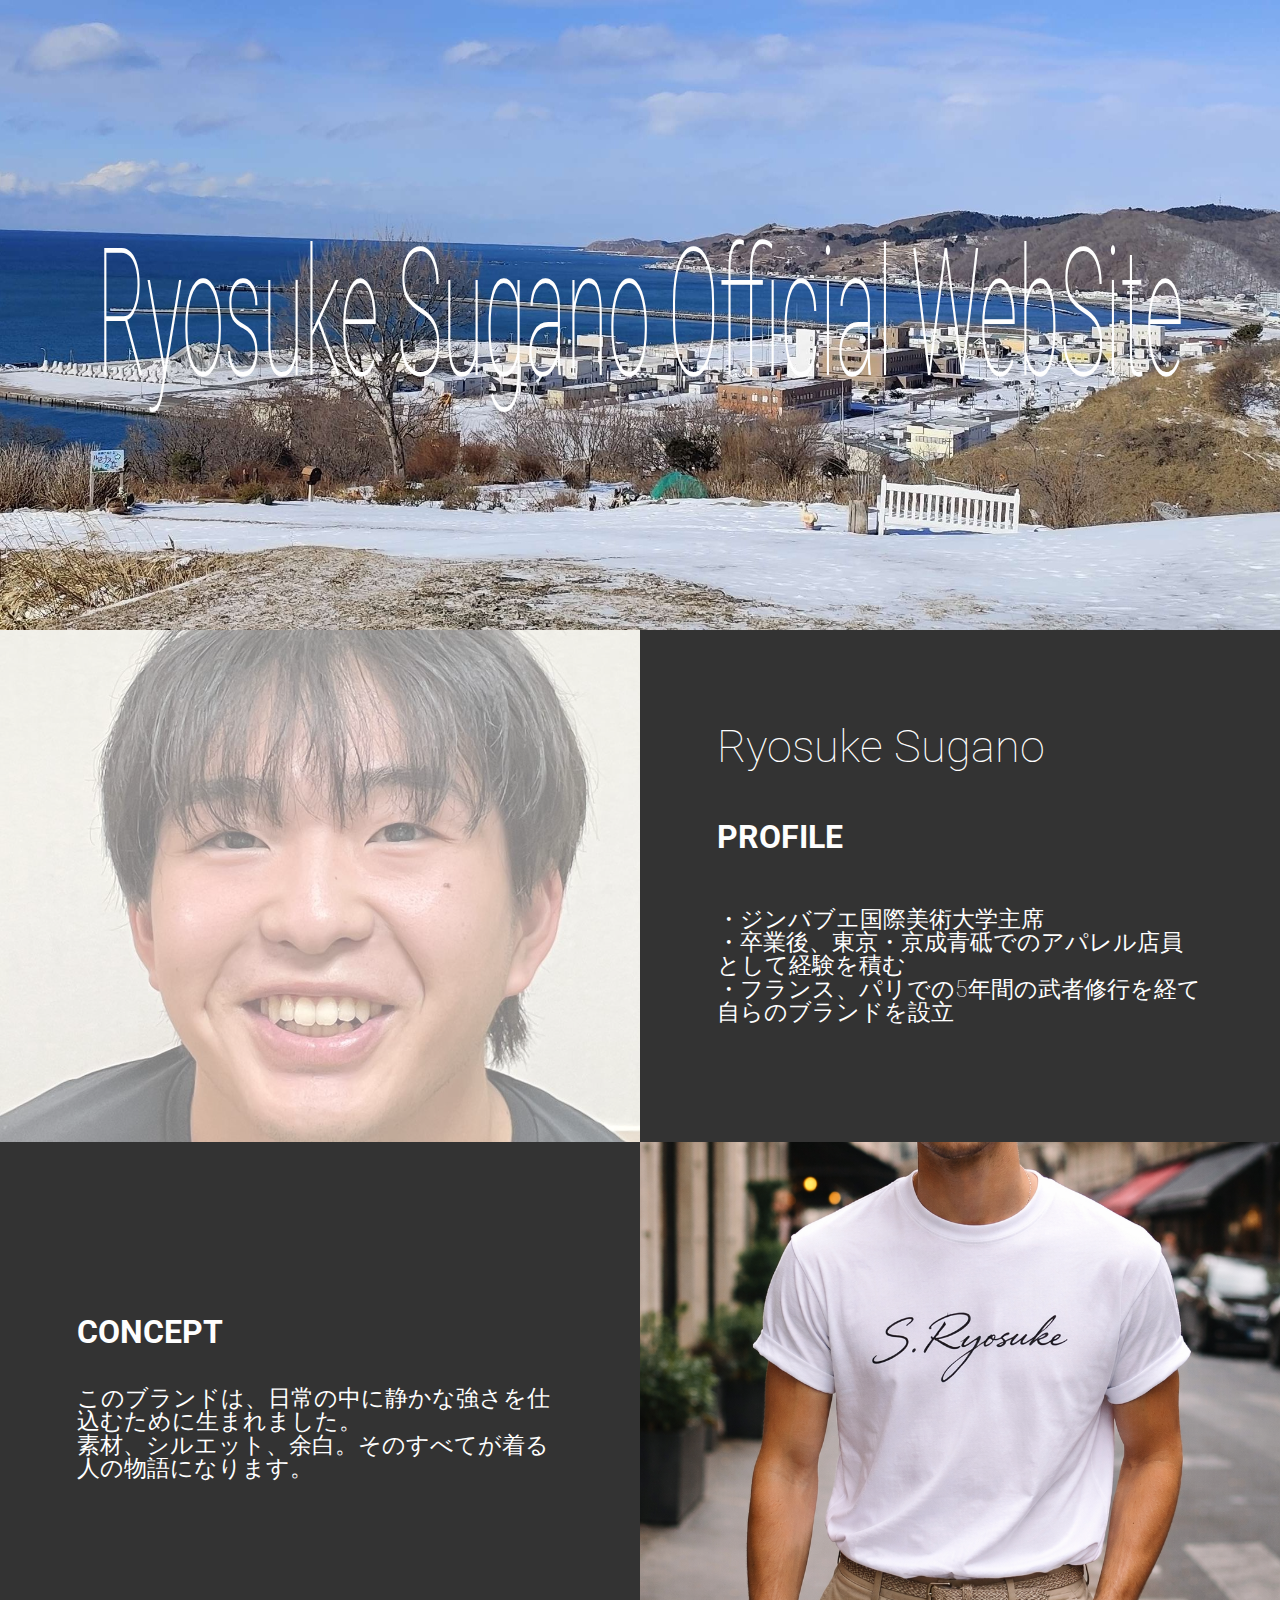
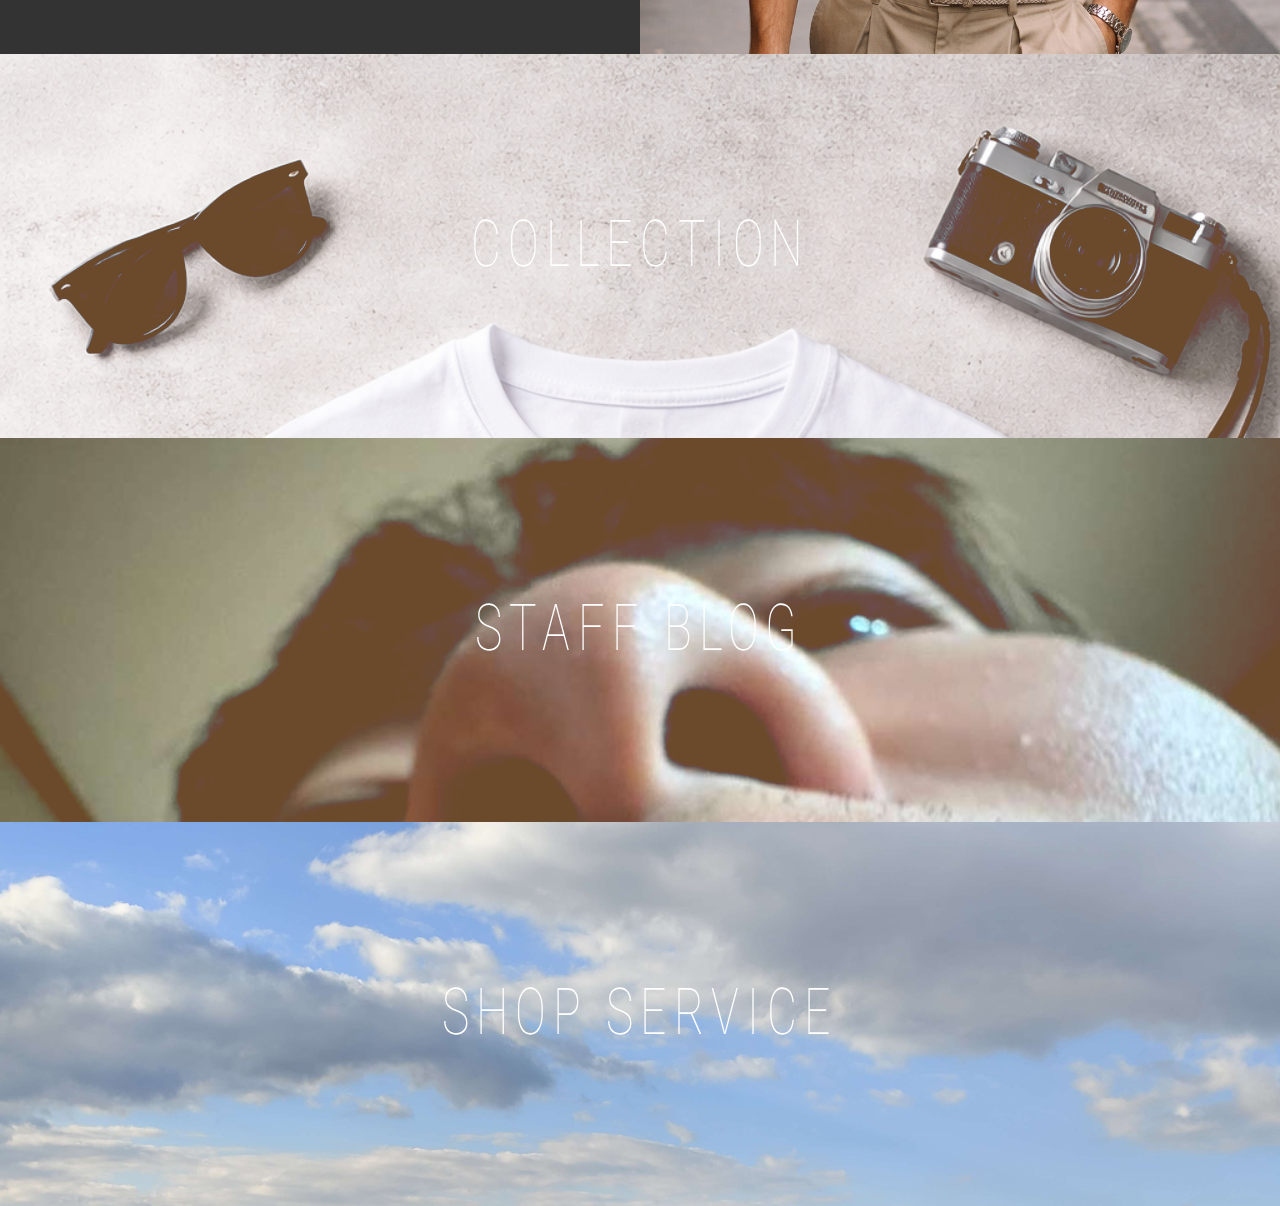
<file: index.html>
<!DOCTYPE html>
<html lang="ja">
<head>
  <meta charset="UTF-8">
  <meta name="viewport" content="width=device-width, initial-scale=1.0">
  <title>Ryosuke Sugano Official WebSite</title>
  <link rel="stylesheet" href="style.css">
  <link rel="preconnect" href="https://fonts.googleapis.com">
  <link rel="preconnect" href="https://fonts.gstatic.com" crossorigin>
  <link href="https://fonts.googleapis.com/css2?family=Roboto:ital,wght@0,100..900;1,100..900&display=swap" rel="stylesheet">
</head>
<body>

  <!-- ヘッダー -->
  <header class="header-image">
    <h1 class="site-title">Ryosuke Sugano Official WebSite</h1>
  </header>

  <!-- コンセプト -->
  <section class="concept">
    <div class="concept-image"></div>
    <div class="concept-text">
      <h2>Ryosuke Sugano</h2>

        <h3>PROFILE</h3><br><br>
      <p><br>
        ・ジンバブエ国際美術大学主席<br>
        ・卒業後、東京・京成青砥でのアパレル店員として経験を積む<br>
        ・フランス、パリでの5年間の武者修行を経て自らのブランドを設立<br><br>
      </p>

    </div>
  </section>
  <section class="concept">
      <div class="concept-text">
      <h3>CONCEPT</h3><br>
      <p>
        <br>このブランドは、日常の中に静かな強さを仕込むために生まれました。<br>
        素材、シルエット、余白。そのすべてが着る人の物語になります。
      </p>
    </div>
    <div class="concept-image2"></div>
  </section>

  <!-- バナー -->
  <section class="banners">
    <a href="collection.html" class="span1 banner banner-collection">
      <span>COLLECTION</span>
    </a>
    <a href="blog.html" class="banner banner-blog">
      <span>STAFF BLOG</span>
    </a>
    <a href="service.html" class="banner banner-service">
      <span>SHOP SERVICE</span>
    </a>
  </section>

</body>
</html>
</file>
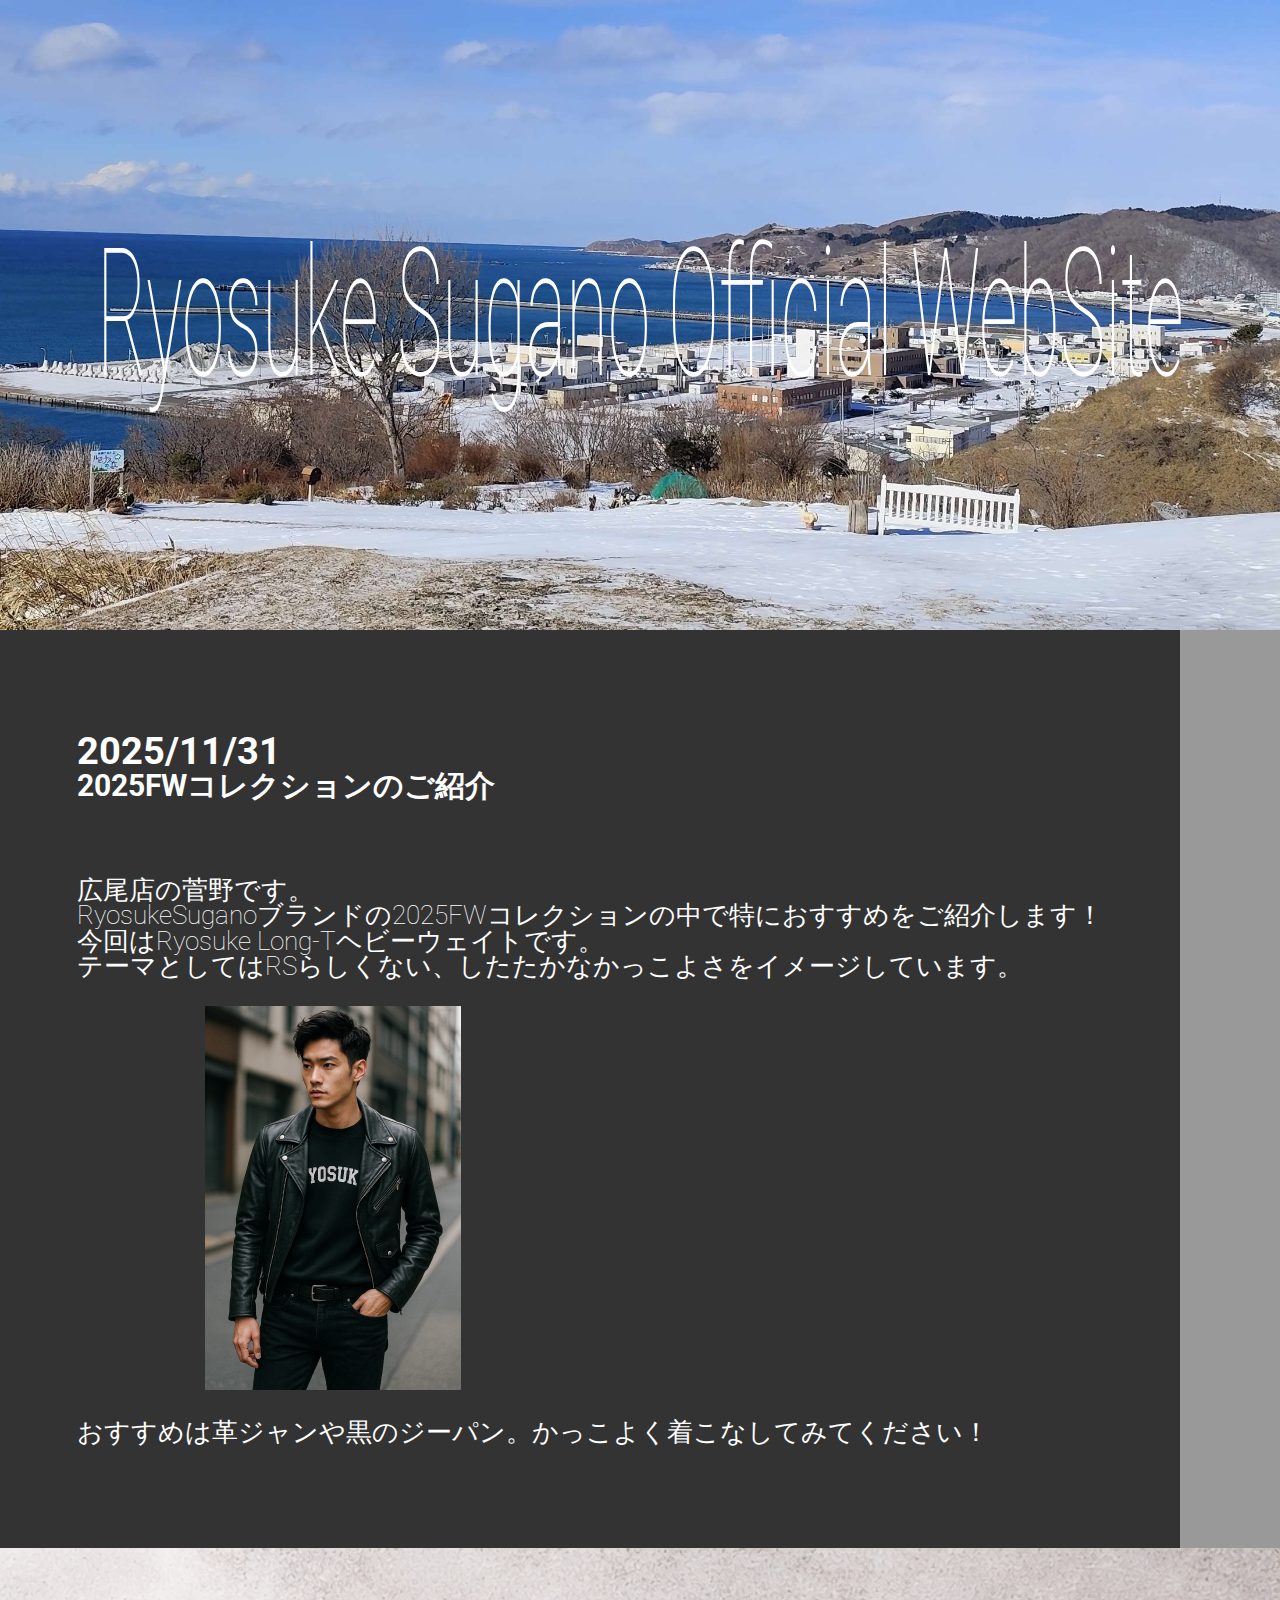
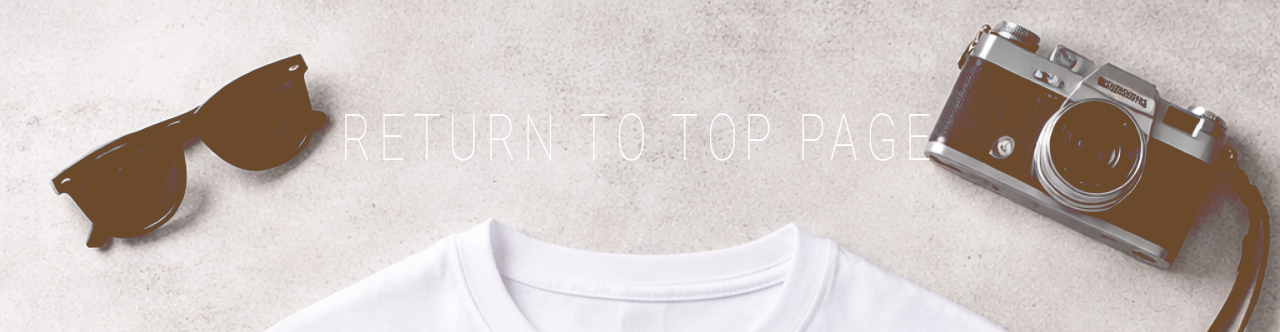
<file: blog.html>
<!DOCTYPE html>
<html lang="ja">
<head>
  <meta charset="UTF-8">
  <meta name="viewport" content="width=device-width, initial-scale=1.0">
  <title>Ryosuke Sugano Official WebSite</title>
  <link rel="stylesheet" href="style.css">
  <link rel="preconnect" href="https://fonts.googleapis.com">
  <link rel="preconnect" href="https://fonts.gstatic.com" crossorigin>
  <link href="https://fonts.googleapis.com/css2?family=Roboto:ital,wght@0,100..900;1,100..900&display=swap" rel="stylesheet">
</head>
<body>

  <!-- ヘッダー -->
  <header class="header-image">
    <h1 class="site-title">Ryosuke Sugano Official WebSite</h1>
  </header>

  <!-- コンセプト -->
  <section class="concept">
    <div class="concept-blog">
      <h2>2025/11/31</h2>

        <h3>2025FWコレクションのご紹介</h3><br><br>
      <p><br>
        広尾店の菅野です。<br>
        RyosukeSuganoブランドの2025FWコレクションの中で特におすすめをご紹介します！<br>
        今回はRyosuke Long-Tヘビーウェイトです。<br>
        テーマとしてはRSらしくない、したたかなかっこよさをイメージしています。<br><br>
        <img src="img/ryosu.png" class="imim"><br><br>
        おすすめは革ジャンや黒のジーパン。かっこよく着こなしてみてください！<br>
      </p>

    </div>
  </section>

  <!-- バナー -->
  <section class="banners">
    <a href="index.html" class="banner banner-collection">
      <span>RETURN TO TOP PAGE</span>
    </a>
  </section>

</body>
</html>
</file>
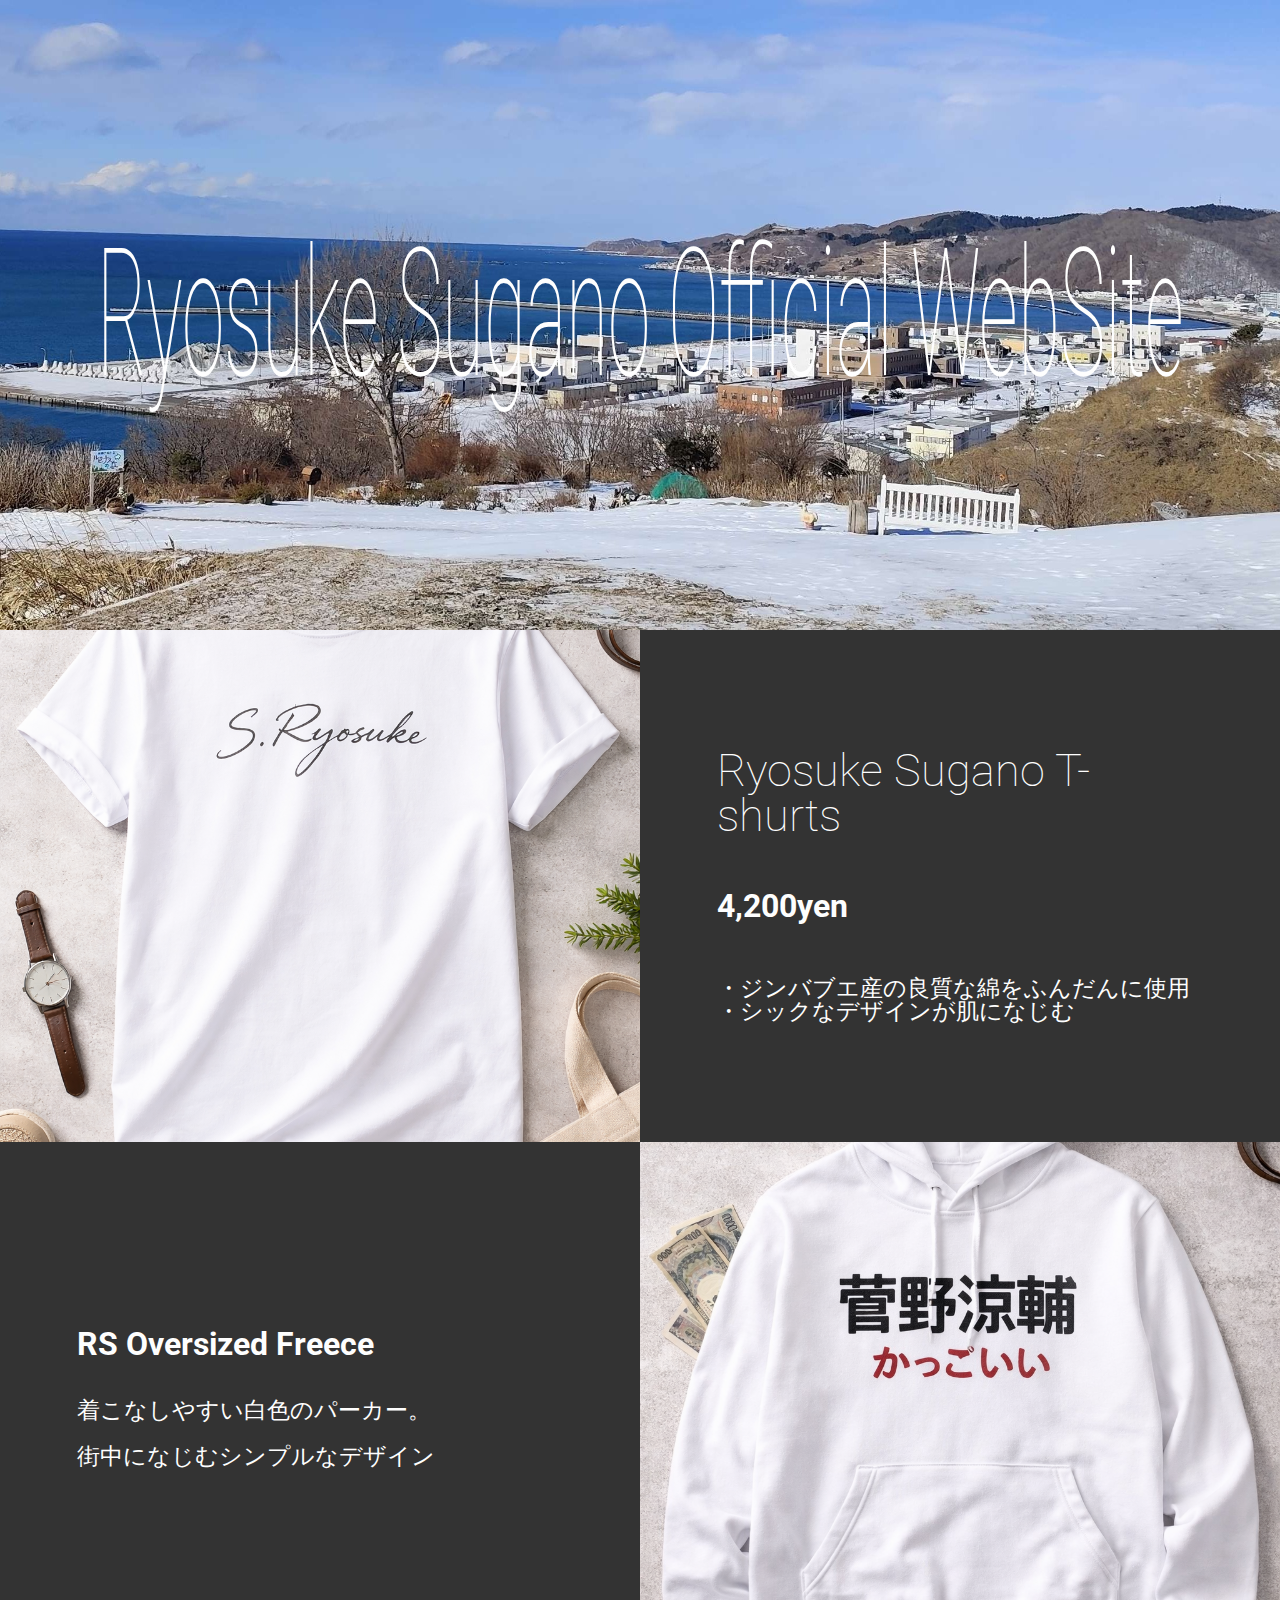
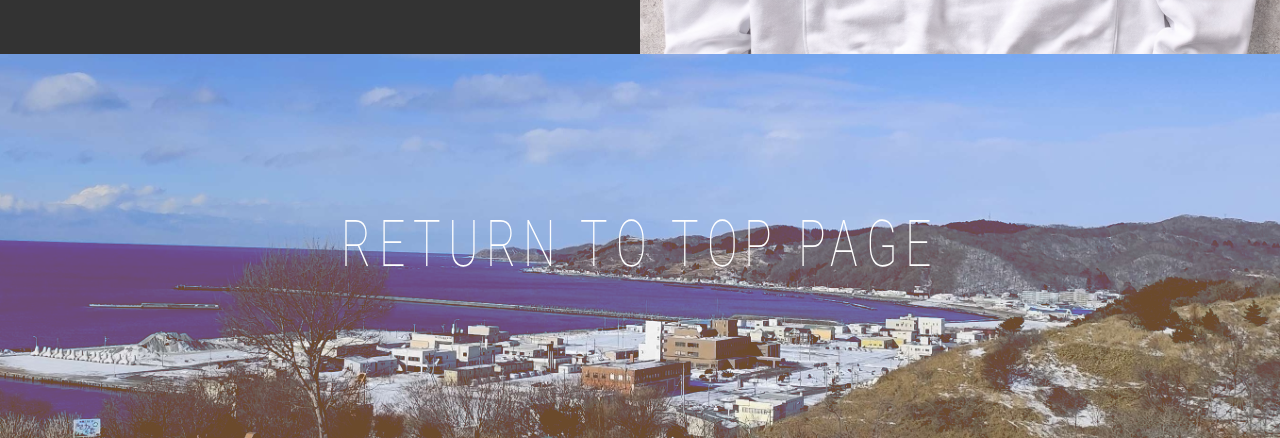
<file: collection.html>
<!DOCTYPE html>
<html lang="ja">
<head>
  <meta charset="UTF-8">
  <meta name="viewport" content="width=device-width, initial-scale=1.0">
  <title>Ryosuke Sugano Official WebSite</title>
  <link rel="stylesheet" href="style.css">
  <link rel="preconnect" href="https://fonts.googleapis.com">
  <link rel="preconnect" href="https://fonts.gstatic.com" crossorigin>
  <link href="https://fonts.googleapis.com/css2?family=Roboto:ital,wght@0,100..900;1,100..900&display=swap" rel="stylesheet">
</head>
<body>

  <!-- ヘッダー -->
  <header class="header-image">
    <h1 class="site-title">Ryosuke Sugano Official WebSite</h1>
  </header>

  <!-- コンセプト -->
  <section class="concept">
    <div class="concept-image3"></div>
    <div class="concept-text">
      <h2>Ryosuke Sugano T-shurts</h2>

        <h3>4,200yen</h3><br><br>
      <p><br>
        ・ジンバブエ産の良質な綿をふんだんに使用<br>
        ・シックなデザインが肌になじむ<br>
      </p>

    </div>
  </section>
  <section class="concept">
      <div class="concept-text">
      <h3>RS Oversized Freece</h3><br>
      <p>
        <br>着こなしやすい白色のパーカー。<br>
        <br>街中になじむシンプルなデザイン<br>
      </p>
    </div>
    <div class="concept-image4"></div>
  </section>

  <!-- バナー -->
  <section class="banners">
    <a href="index.html" class="banner banner-top">
      <span>RETURN TO TOP PAGE</span>
    </a>
  </section>

</body>
</html>
</file>
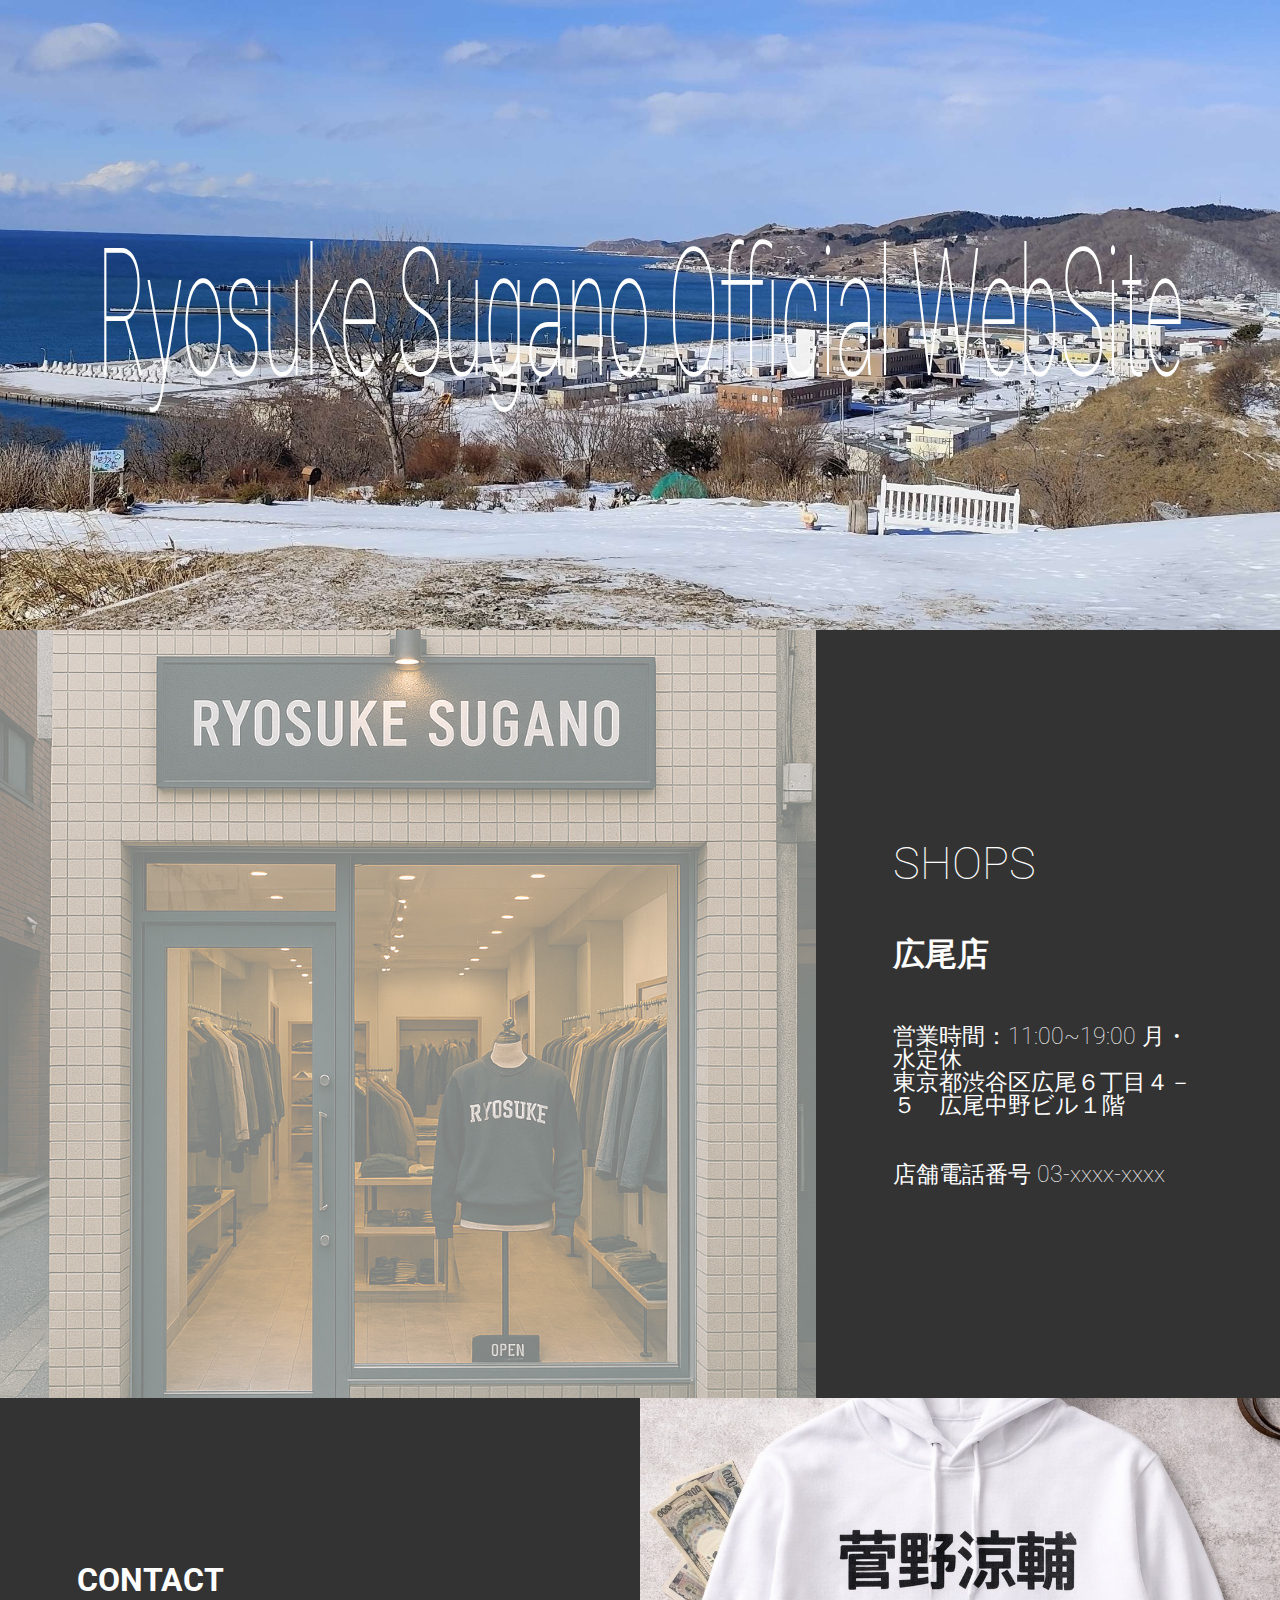
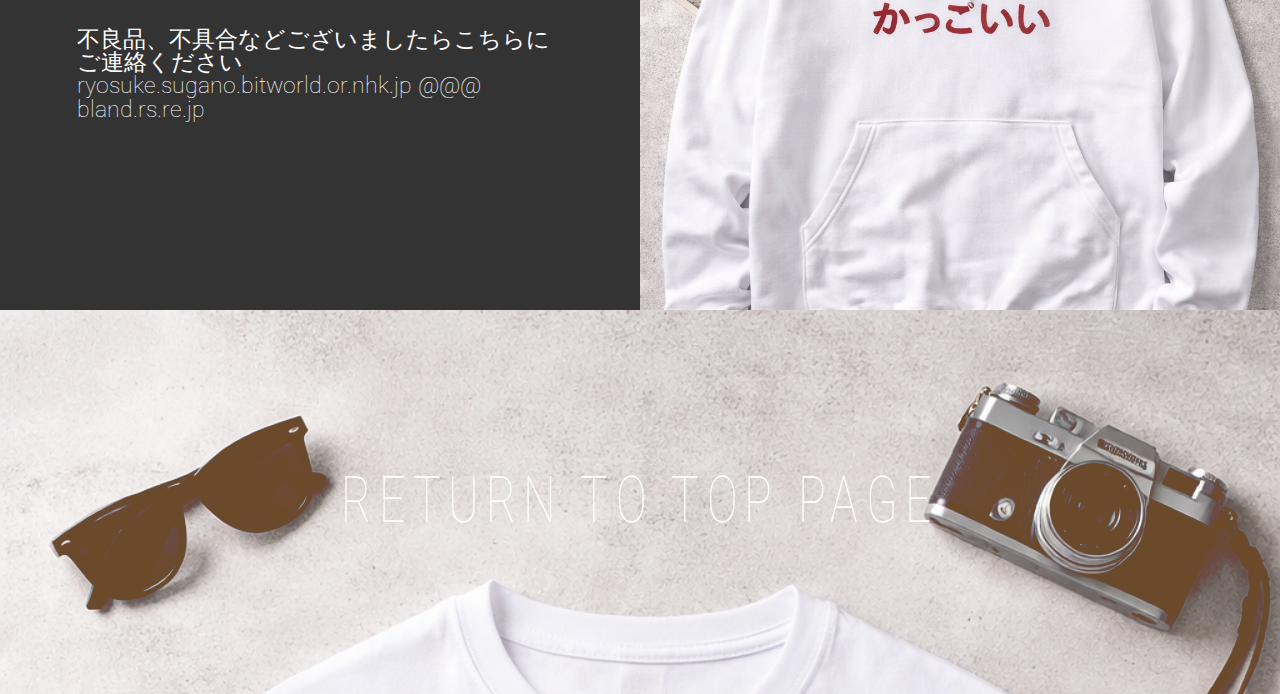
<file: service.html>
<!DOCTYPE html>
<html lang="ja">
<head>
  <meta charset="UTF-8">
  <meta name="viewport" content="width=device-width, initial-scale=1.0">
  <title>Ryosuke Sugano Official WebSite</title>
  <link rel="stylesheet" href="style.css">
  <link rel="preconnect" href="https://fonts.googleapis.com">
  <link rel="preconnect" href="https://fonts.gstatic.com" crossorigin>
  <link href="https://fonts.googleapis.com/css2?family=Roboto:ital,wght@0,100..900;1,100..900&display=swap" rel="stylesheet">
</head>
<body>

  <!-- ヘッダー -->
  <header class="header-image">
    <h1 class="site-title">Ryosuke Sugano Official WebSite</h1>
  </header>

  <!-- コンセプト -->
  <section class="concept">
    <div class="concept-hiro"></div>
    <div class="concept-text">
      <h2>SHOPS</h2>

      <h3>広尾店</h3><br><br>
      <p><br>
        営業時間：11:00~19:00 月・水定休<br>
        東京都渋谷区広尾６丁目４－５　広尾中野ビル１階<br><br><br>
        店舗電話番号 03-xxxx-xxxx<br>
      </p>

    </div>
  </section>
  <section class="concept">
      <div class="concept-text">
      <h3>CONTACT</h3><br><br>
      <p>
        不良品、不具合などございましたらこちらにご連絡ください<br>
        ryosuke.sugano.bitworld.or.nhk.jp @@@ bland.rs.re.jp<br>
        <br>
      </p>
    </div>
    <div class="concept-image4"></div>
  </section>

  <!-- バナー -->
  <section class="banners">
    <a href="index.html" class="banner banner-collection">
      <span>RETURN TO TOP PAGE</span>
    </a>
  </section>

</body>
</html>
</file>
<file: style.css>
/* リセット */
* {
  margin: 0;
  padding: 0;
  box-sizing: border-box;
}

body {
  font-family: "Roboto",sans-serif;
  line-height: 1;
  font-weight: 100;
}
.span1{
  width: 100vw;
  height: 60vw;
  max-height: 70vh;

}
/* ヘッダー画像 */
.header-image {
  width: 100vw;
  height: 60vw;
  max-height: 70vh;
  background-image: url('img/header.jpg');
  
  background-blend-mode:lighten;
  background-size:cover;
  display: flex;
  align-items: center;
  justify-content: center;
}

.site-title {
  color: #fefefe;
  font-size: 4vw;
  transform: scale(1.5, 3.5);
  font-weight: 100;
}

/* コンセプト全体 */
.concept {
  width: 100vw;
  font-family: "Roboto",sans-serif;
  line-height: 1;
  font-weight: 100;
  background-color: #999;
}

/* 左：画像 */
.concept-image {
  width: 100vw;
  height: 60vw;
  background-color: #bbb;
  background-image: url("img/ryosuke.jpg");
  background-color:rgba(255, 255, 255,0.5);
  background-blend-mode:lighten;
  background-size: cover;
  background-position: center;
}
.concept-hiro {
  width: 100vw;
  height: 60vw;
  background-color: #bbb;
  background-image: url("img/hiro.png");
  background-color:rgba(255, 255, 255,0.5);
  background-blend-mode:lighten;
  background-size: cover;
  background-position: center;
}
.concept-image2,.concept-image3,.concept-image4{
  width: auto;
  height: 60vw;
  background-color: #bbb;
  background-size: cover;
  background-position: center;
}
.concept-image2 {
  background-image: url("img/shurts.png");
}
.concept-image3 {
  background-image: url("img/mock1.png");
}
.concept-image4 {
  background-image: url("img/mock2.png");
}
.concept-hiro {
  background-image: url("img/hiro.png");
}
/* 右：テキスト */
.concept-text {
  background-color: #333;
  color:#fefefe;
  padding: 8vw 6vw;
  font-weight: 100;
}

.concept-text h2 {
  font-size: 5vw;
  margin-bottom: 4vw;
  font-weight: 100;
}
.concept-text h3 {
  font-size: 2.5vw;
}
.concept-text p {
  font-size: 1.8vw;
}

/* ===== 画面が広くなったら左右分割 ===== */
@media screen and (min-width: 768px) {
  .concept {
    display: flex;
  }

  .concept-image {
    width: 50vw;
    height: 100%;
    min-height: 40vw;
  }
  .concept-image2,.concept-image3,.concept-image4{
    width: 50vw;
    height: 100%;
    min-height: 40vw;
  }
  .concept-text {
    width: 50vw;
    padding: 6vw;
    display: flex;
    flex-direction: column;
    justify-content: center;
  }

  .concept-text h2 {
    font-size: 3.5vw;
  }
  .concept-text h3 {
    font-size: 2.5vw;
  }
  .concept-text p {
    font-size: 1.8vw;
  }
}
/* バナー */
.banners {
  width: 100vw;
}

.banner {
  display: block;
  width: 100vw;
  height: 30vw;
  background-color: #999;
  text-decoration: none;
  color: #fff;
  display: flex;
  align-items: center;
  justify-content: center;
}

.banner span {
  font-size: 2vw;
  transform: scale(1.8, 2.5);
  letter-spacing: 0.15em;
  display: flex;
  align-items: center;
  justify-content: center;
}

/* バナーごとの仮色 */
.banner-collection {
  background-color: #444;
  background-image: url('img/mock1.png');
  background-color:rgba(107, 74, 43,1);
  background-blend-mode:lighten;
  background-size:cover;
}

.banner-blog {
  background-color: #666;
  background-image: url('img/span2.jpg');
  background-color:rgba(107, 74, 43,1);
  background-blend-mode:lighten;
  background-size:cover;
}

.banner-service {
  background-color: #888;
  background-image: url('img/span3.jpg');
  background-color:rgba(107, 74, 43,1);
  background-blend-mode:lighten;
  background-size:cover;
}
.banner-top {
  background-color: #888;
  background-image: url('img/header.jpg');
  background-color:rgba(107, 74, 43, 1);
  background-blend-mode:lighten;
  background-size:cover;
}
.imim{
  width:40vw;
  padding: 0 10vw;
}
.concept-blog {
  background-color: #333;
  color:#fefefe;
  padding: 8vw 6vw;
  font-weight: 100;
  font-size: 2vw;
}
</file>
